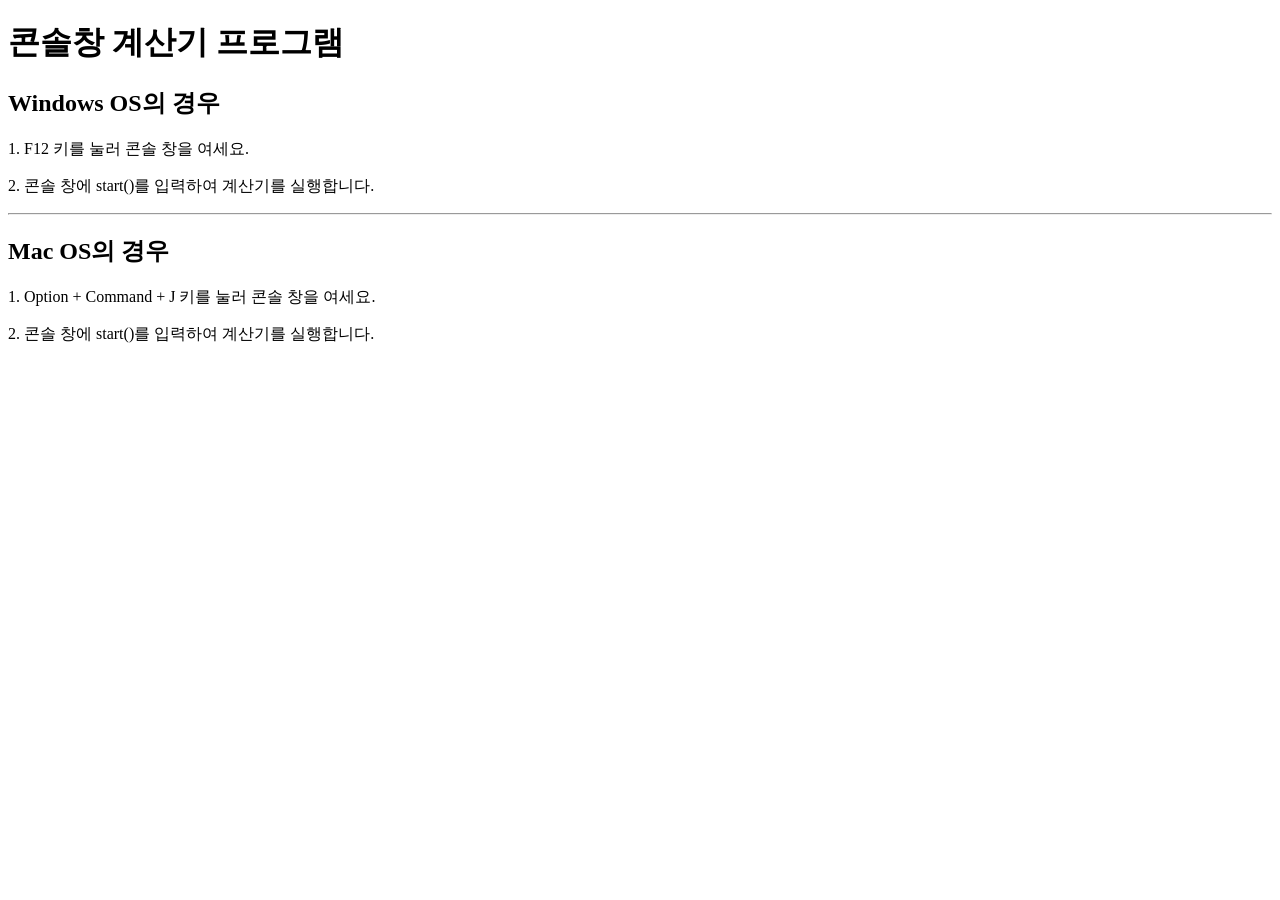
<file: HTML_CSS/day5/index.html>
<!DOCTYPE html>
<html lang="ko">
  <head>
    <meta charset="UTF-8" />
    <meta
      name="viewport"
      content="width=device-width, initial-scale=1.0"
    />
    <title>콘솔창 계산기 프로그램</title>
  </head>

  <body>
    <h1>콘솔창 계산기 프로그램</h1>

    <h2>Windows OS의 경우</h2>
    <p>1. F12 키를 눌러 콘솔 창을 여세요.</p>
    <p>2. 콘솔 창에 start()를 입력하여 계산기를 실행합니다.</p>

    <hr />

    <h2>Mac OS의 경우</h2>
    <p>1. Option + Command + J 키를 눌러 콘솔 창을 여세요.</p>
    <p>2. 콘솔 창에 start()를 입력하여 계산기를 실행합니다.</p>

    <script src="./calculator.js"></script>
  </body>
</html>
</file>
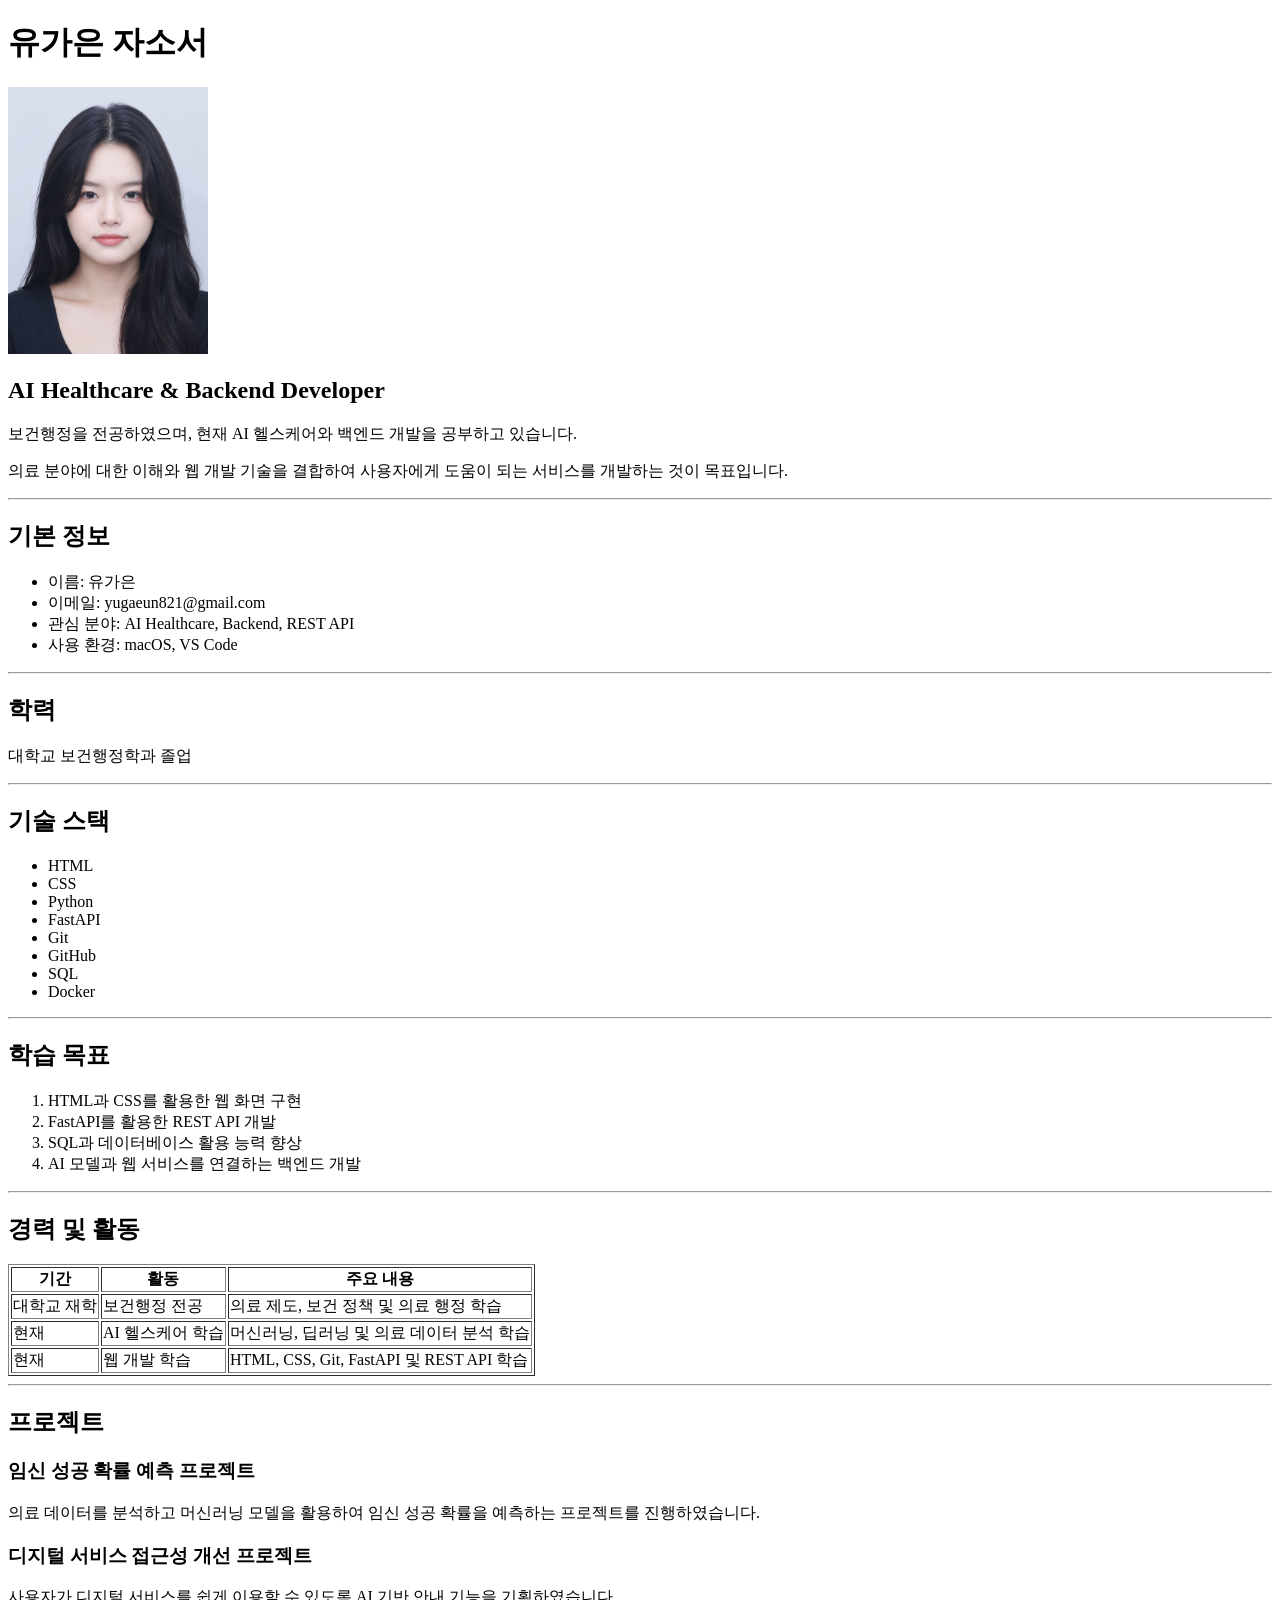
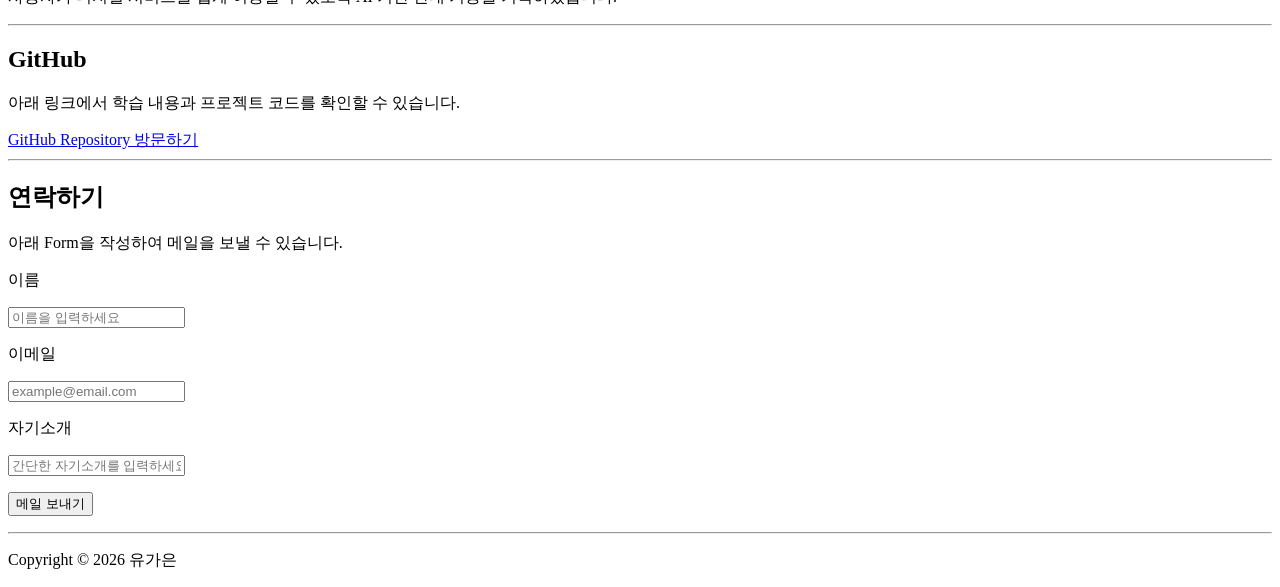
<file: HTML_CSS/day1/resume.html>
<!DOCTYPE html>
<html lang="en">
<head>
    <meta charset="UTF-8">
    <meta name="viewport" content="width=device-width, initial-scale=1.0">
    <title>Document</title>
</head>
<body>
<!-- 이력서 제목 -->
    <h1>유가은 자소서</h1>

    <!-- 프로필 이미지 -->
    <img
        src="./images/IMG_6077.JPG"
        alt="유가은 프로필 사진"
        width="200"
    >

    <h2>AI Healthcare & Backend Developer</h2>

    <p>
        보건행정을 전공하였으며, 현재 AI 헬스케어와
        백엔드 개발을 공부하고 있습니다.
    </p>

    <p>
        의료 분야에 대한 이해와 웹 개발 기술을 결합하여
        사용자에게 도움이 되는 서비스를 개발하는 것이 목표입니다.
    </p>

    <hr>

    <!-- 기본 정보 -->
    <h2>기본 정보</h2>

    <ul>
        <li>이름: 유가은</li>
        <li>이메일: yugaeun821@gmail.com</li>
        <li>관심 분야: AI Healthcare, Backend, REST API</li>
        <li>사용 환경: macOS, VS Code</li>
    </ul>

    <hr>

    <!-- 학력 -->
    <h2>학력</h2>

    <p>
        대학교 보건행정학과 졸업
    </p>

    <hr>

    <!-- 기술 -->
    <h2>기술 스택</h2>

    <ul>
        <li>HTML</li>
        <li>CSS</li>
        <li>Python</li>
        <li>FastAPI</li>
        <li>Git</li>
        <li>GitHub</li>
        <li>SQL</li>
        <li>Docker</li>
    </ul>

    <hr>

    <!-- 학습 목표 -->
    <h2>학습 목표</h2>

    <ol>
        <li>HTML과 CSS를 활용한 웹 화면 구현</li>
        <li>FastAPI를 활용한 REST API 개발</li>
        <li>SQL과 데이터베이스 활용 능력 향상</li>
        <li>AI 모델과 웹 서비스를 연결하는 백엔드 개발</li>
    </ol>

    <hr>

    <!-- 경력 및 활동 테이블 -->
    <h2>경력 및 활동</h2>

    <table border="1">
        <thead>
            <tr>
                <th>기간</th>
                <th>활동</th>
                <th>주요 내용</th>
            </tr>
        </thead>

        <tbody>
            <tr>
                <td>대학교 재학</td>
                <td>보건행정 전공</td>
                <td>의료 제도, 보건 정책 및 의료 행정 학습</td>
            </tr>

            <tr>
                <td>현재</td>
                <td>AI 헬스케어 학습</td>
                <td>머신러닝, 딥러닝 및 의료 데이터 분석 학습</td>
            </tr>

            <tr>
                <td>현재</td>
                <td>웹 개발 학습</td>
                <td>HTML, CSS, Git, FastAPI 및 REST API 학습</td>
            </tr>
        </tbody>
    </table>

    <hr>

    <!-- 프로젝트 -->
    <h2>프로젝트</h2>

    <h3>임신 성공 확률 예측 프로젝트</h3>

    <p>
        의료 데이터를 분석하고 머신러닝 모델을 활용하여
        임신 성공 확률을 예측하는 프로젝트를 진행하였습니다.
    </p>

    <h3>디지털 서비스 접근성 개선 프로젝트</h3>

    <p>
        사용자가 디지털 서비스를 쉽게 이용할 수 있도록
        AI 기반 안내 기능을 기획하였습니다.
    </p>

    <hr>

    <!-- GitHub 링크 -->
    <h2>GitHub</h2>

    <p>
        아래 링크에서 학습 내용과 프로젝트 코드를 확인할 수 있습니다.
    </p>

    <a
        href="https://github.com/a01096607659-ctrl"
        target="_blank"
        rel="noopener noreferrer"
    >
        GitHub Repository 방문하기
    </a>

    <hr>

    <!-- 자기소개 메일 전송 폼 -->
    <h2>연락하기</h2>

    <p>
        아래 Form을 작성하여 메일을 보낼 수 있습니다.
    </p>

    <form
        action="mailto:example@email.com"
        method="post"
        enctype="text/plain"
    >
        <p>
            <label for="sender-name">이름</label>
        </p>

        <input
            id="sender-name"
            name="이름"
            type="text"
            placeholder="이름을 입력하세요"
            required
        >

        <p>
            <label for="sender-email">이메일</label>
        </p>

        <input
            id="sender-email"
            name="이메일"
            type="email"
            placeholder="example@email.com"
            required
        >

        <p>
            <label for="message">자기소개</label>
        </p>

        <input
            id="message"
            name="자기소개"
            type="text"
            placeholder="간단한 자기소개를 입력하세요"
            required
        >

        <p>
            <button type="submit">
                메일 보내기
            </button>
        </p>
    </form>

    <hr>

    <p>
        Copyright © 2026 유가은
    </p>
</body>
</html>
</file>
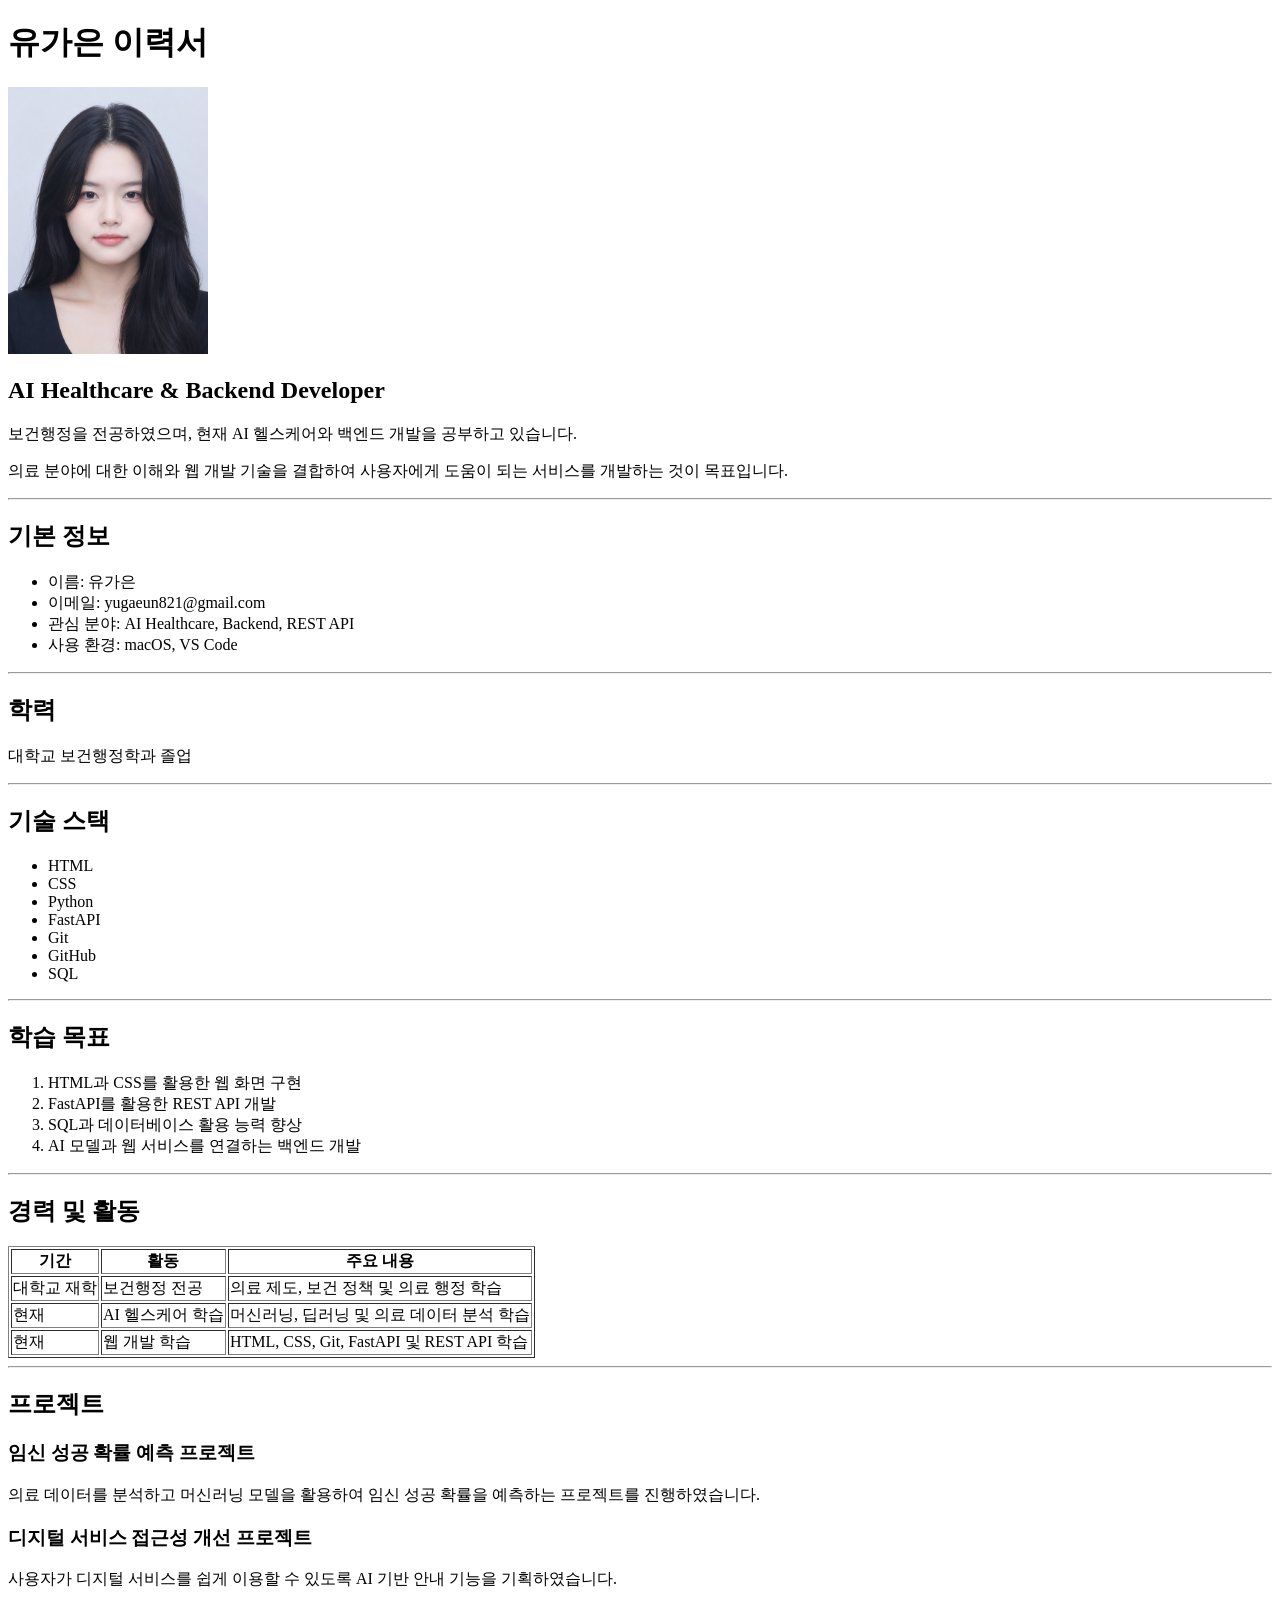
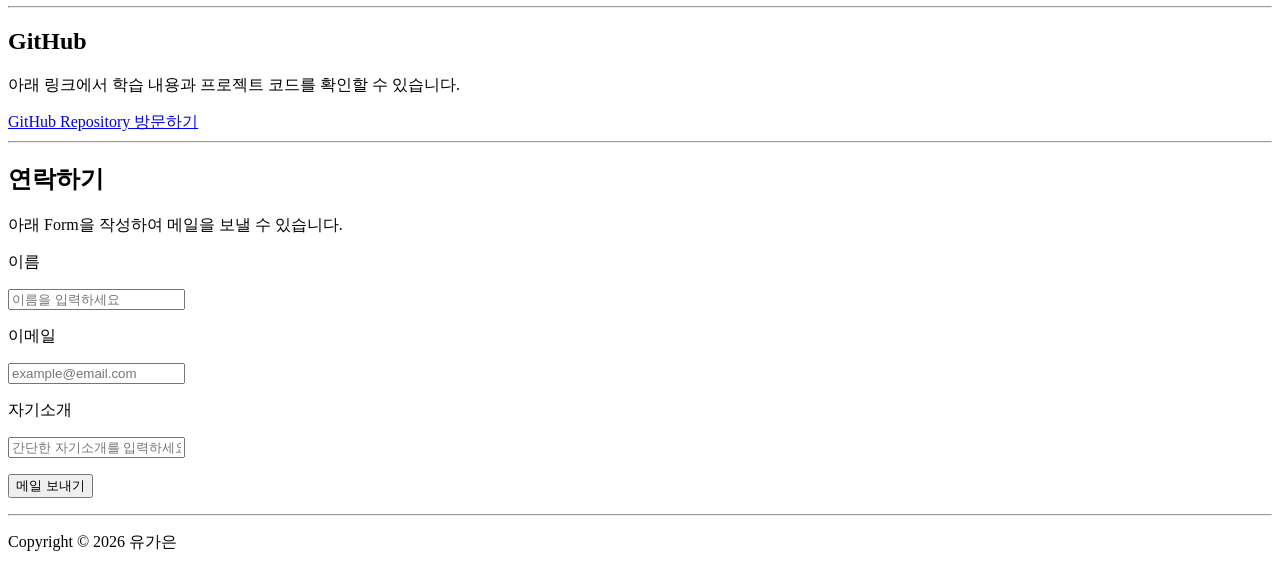
<file: HTML_CSS/day2/resume.html>
<!DOCTYPE html>
<html lang="ko">
<head>
    <meta charset="UTF-8">

    <meta
        name="viewport"
        content="width=device-width, initial-scale=1.0"
    >

    <title>유가은 이력서</title>
</head>

<body>
    <!-- 이력서 제목 -->
    <h1>유가은 이력서</h1>

    <!-- 프로필 이미지 -->
    <img
        src="images/IMG_6077.JPG"
        alt="유가은 프로필 사진"
        width="200"
    >

    <h2>AI Healthcare & Backend Developer</h2>

    <p>
        보건행정을 전공하였으며, 현재 AI 헬스케어와
        백엔드 개발을 공부하고 있습니다.
    </p>

    <p>
        의료 분야에 대한 이해와 웹 개발 기술을 결합하여
        사용자에게 도움이 되는 서비스를 개발하는 것이 목표입니다.
    </p>

    <hr>

    <!-- 기본 정보 -->
    <h2>기본 정보</h2>

    <ul>
        <li>이름: 유가은</li>
        <li>이메일: yugaeun821@gmail.com</li>
        <li>관심 분야: AI Healthcare, Backend, REST API</li>
        <li>사용 환경: macOS, VS Code</li>
    </ul>

    <hr>

    <!-- 학력 -->
    <h2>학력</h2>

    <p>
        대학교 보건행정학과 졸업
    </p>

    <hr>

    <!-- 기술 -->
    <h2>기술 스택</h2>

    <ul>
        <li>HTML</li>
        <li>CSS</li>
        <li>Python</li>
        <li>FastAPI</li>
        <li>Git</li>
        <li>GitHub</li>
        <li>SQL</li>
        
    </ul>

    <hr>

    <!-- 학습 목표 -->
    <h2>학습 목표</h2>

    <ol>
        <li>HTML과 CSS를 활용한 웹 화면 구현</li>
        <li>FastAPI를 활용한 REST API 개발</li>
        <li>SQL과 데이터베이스 활용 능력 향상</li>
        <li>AI 모델과 웹 서비스를 연결하는 백엔드 개발</li>
    </ol>

    <hr>

    <!-- 경력 및 활동 테이블 -->
    <h2>경력 및 활동</h2>

    <table border="1">
        <thead>
            <tr>
                <th>기간</th>
                <th>활동</th>
                <th>주요 내용</th>
            </tr>
        </thead>

        <tbody>
            <tr>
                <td>대학교 재학</td>
                <td>보건행정 전공</td>
                <td>의료 제도, 보건 정책 및 의료 행정 학습</td>
            </tr>

            <tr>
                <td>현재</td>
                <td>AI 헬스케어 학습</td>
                <td>머신러닝, 딥러닝 및 의료 데이터 분석 학습</td>
            </tr>

            <tr>
                <td>현재</td>
                <td>웹 개발 학습</td>
                <td>HTML, CSS, Git, FastAPI 및 REST API 학습</td>
            </tr>
        </tbody>
    </table>

    <hr>

    <!-- 프로젝트 -->
    <h2>프로젝트</h2>

    <h3>임신 성공 확률 예측 프로젝트</h3>

    <p>
        의료 데이터를 분석하고 머신러닝 모델을 활용하여
        임신 성공 확률을 예측하는 프로젝트를 진행하였습니다.
    </p>

    <h3>디지털 서비스 접근성 개선 프로젝트</h3>

    <p>
        사용자가 디지털 서비스를 쉽게 이용할 수 있도록
        AI 기반 안내 기능을 기획하였습니다.
    </p>

    <hr>

    <!-- GitHub 링크 -->
    <h2>GitHub</h2>

    <p>
        아래 링크에서 학습 내용과 프로젝트 코드를 확인할 수 있습니다.
    </p>

    <a
        href="https://github.com/yugaeun821"
        target="_blank"
        rel="noopener noreferrer"
    >
        GitHub Repository 방문하기
    </a>

    <hr>

    <!-- 자기소개 메일 전송 폼 -->
    <h2>연락하기</h2>

    <p>
        아래 Form을 작성하여 메일을 보낼 수 있습니다.
    </p>

    <form
        action="mailto:yugaeun821@gmail.com"
        method="post"
        enctype="text/plain"
    >
        <p>
            <label for="sender-name">이름</label>
        </p>

        <input
            id="sender-name"
            name="이름"
            type="text"
            placeholder="이름을 입력하세요"
            required
        >

        <p>
            <label for="sender-email">이메일</label>
        </p>

        <input
            id="sender-email"
            name="이메일"
            type="email"
            placeholder="example@email.com"
            required
        >

        <p>
            <label for="message">자기소개</label>
        </p>

        <input
            id="message"
            name="자기소개"
            type="text"
            placeholder="간단한 자기소개를 입력하세요"
            required
        >

        <p>
            <button type="submit">
                메일 보내기
            </button>
        </p>
    </form>

    <hr>

    <p>
        Copyright © 2026 유가은
    </p>
</body>
</html>
</file>
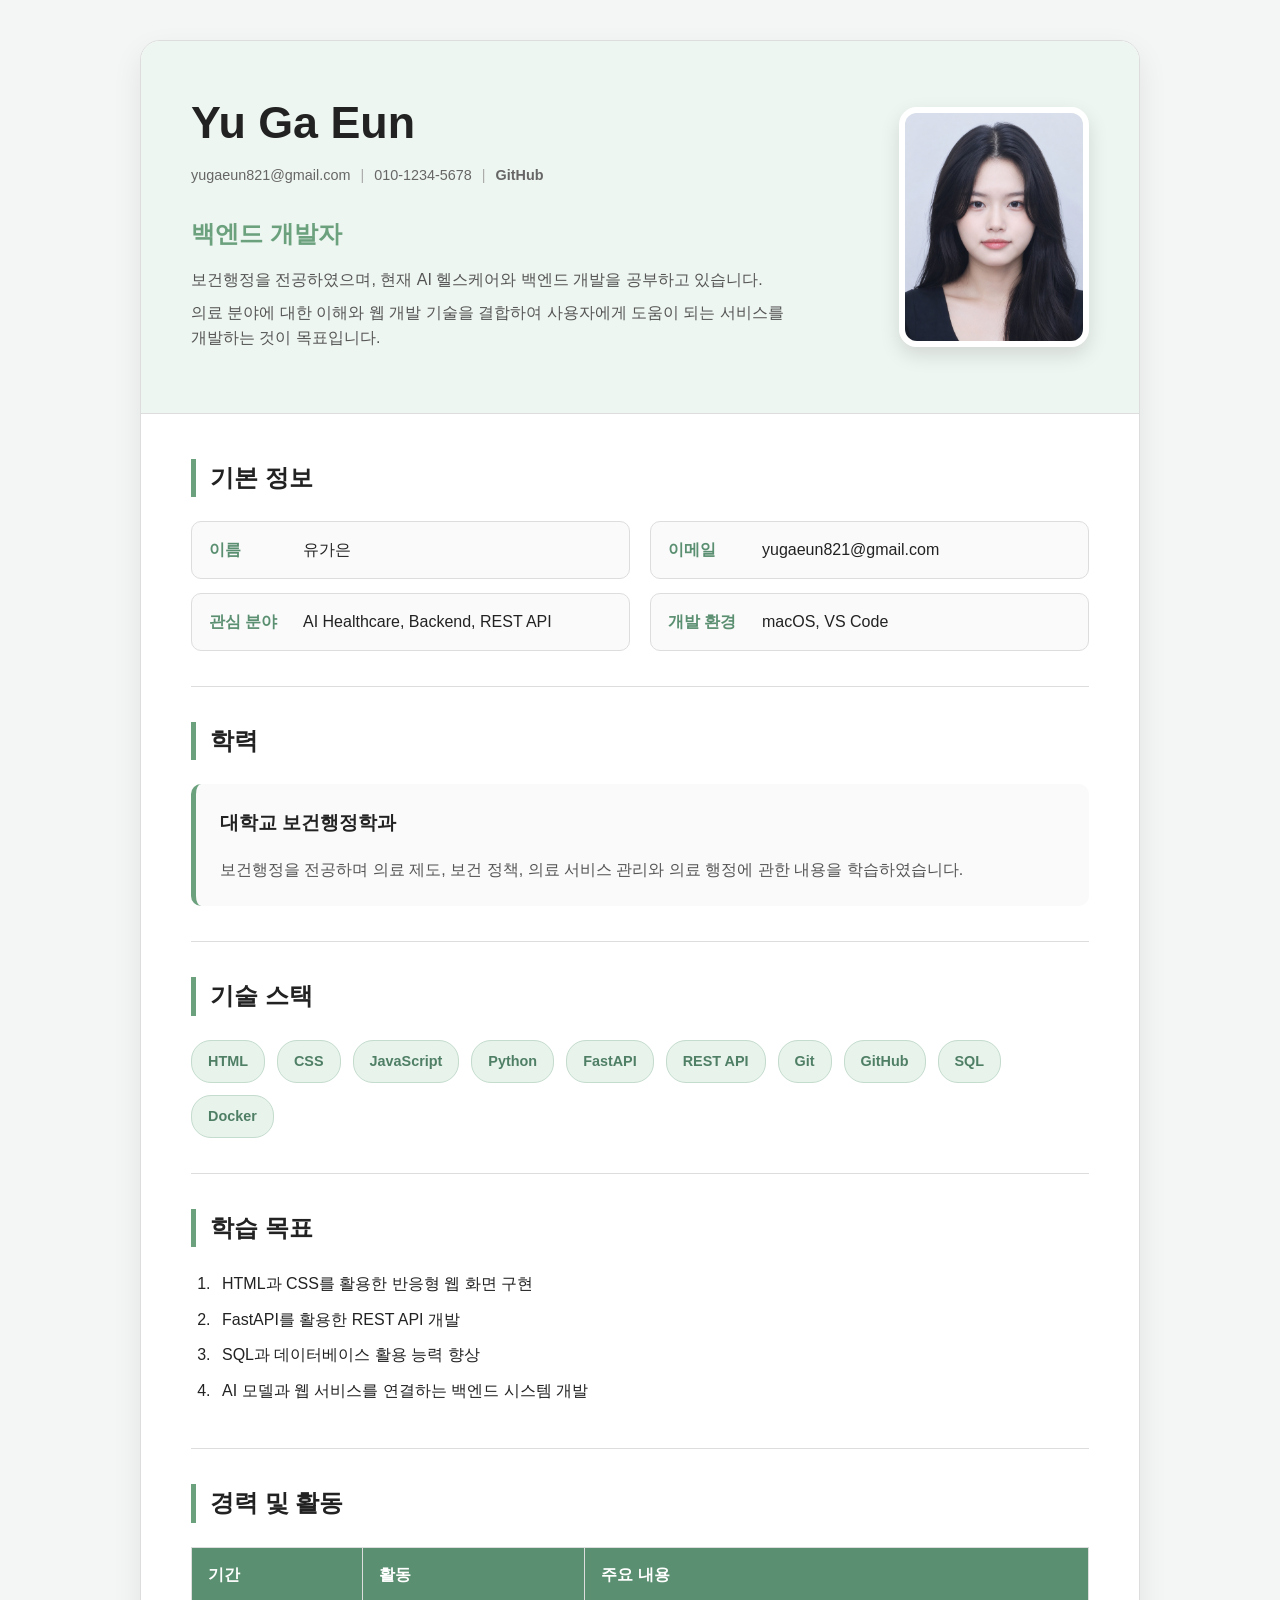
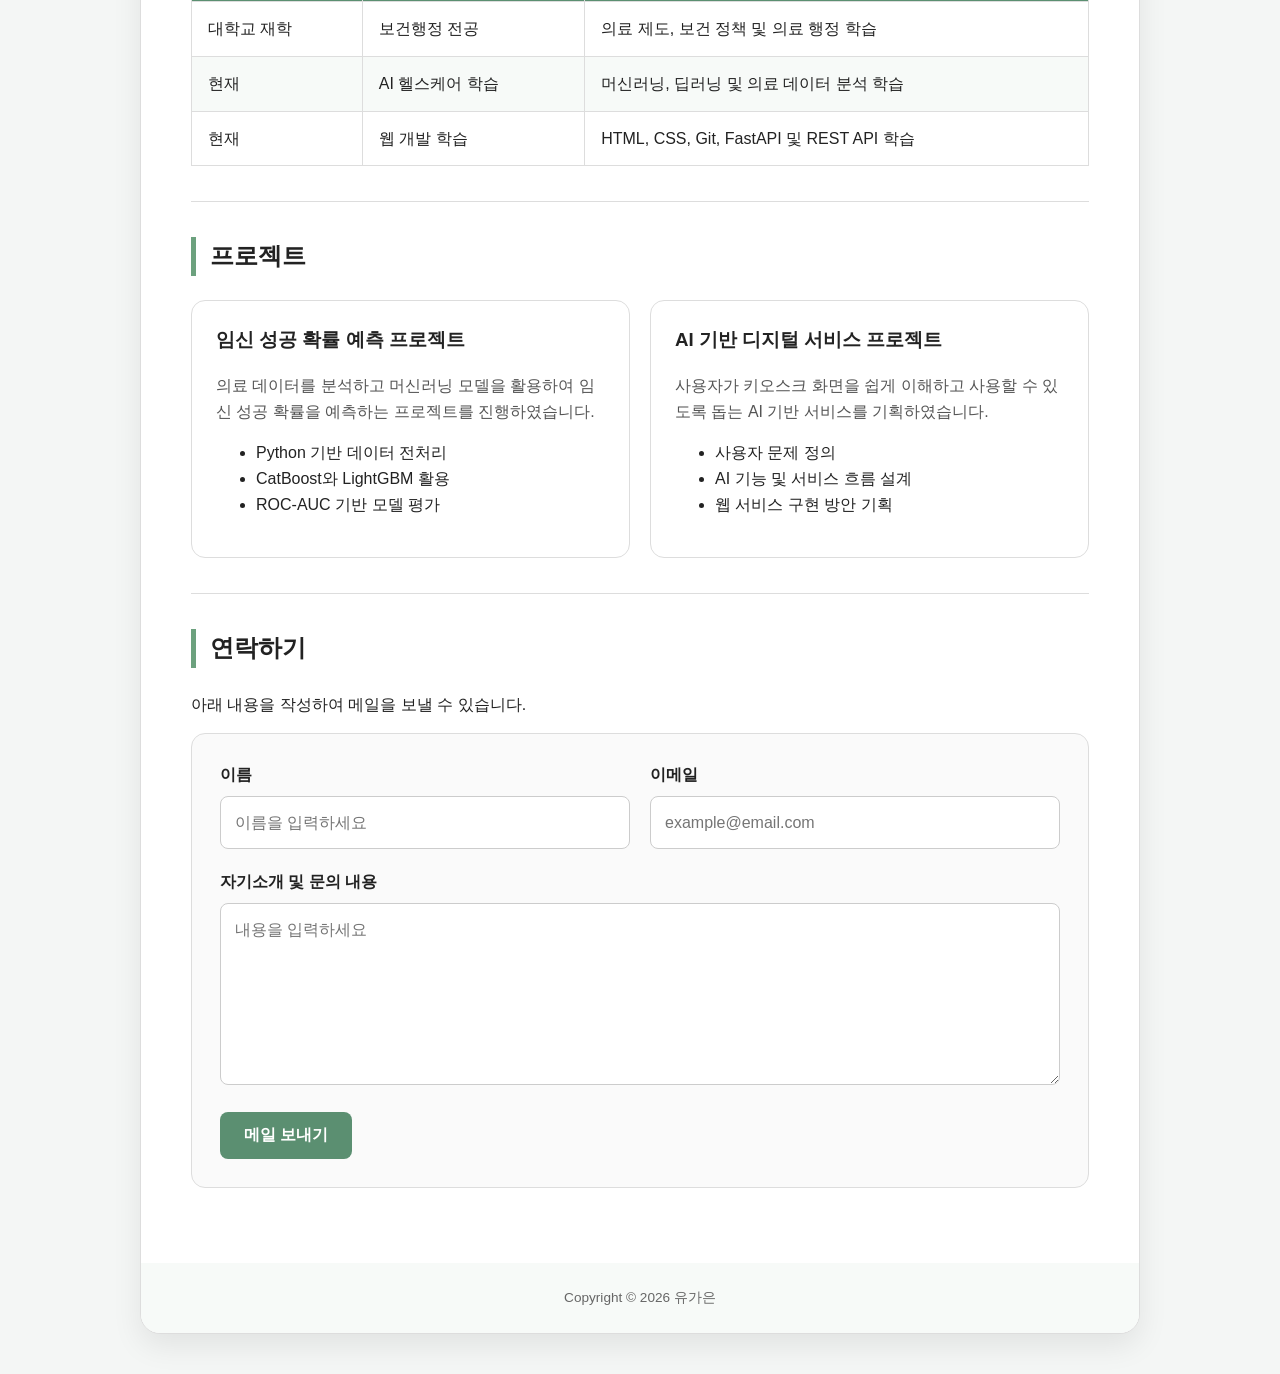
<file: HTML_CSS/day3/resume.html>
<!DOCTYPE html>
<html lang="ko">

<head>
    <meta charset="UTF-8">

    <meta
        name="viewport"
        content="width=device-width, initial-scale=1.0"
    >

    <title>유가은 이력서</title>

    <!-- External CSS -->
    <link
        rel="stylesheet"
        href="./resume_style.css"
    >
</head>

<body>
    <div class="resume-container">

        <!--  
        <a
            href="./resume_en.html"
            id="english"
        >
            영문 이력서
        </a>
        -->
        
        <!-- 이력서 상단 영역 -->
        <header class="profile-header">
            <div class="profile-text">

                <!-- 기존 이름 -->
                <h1 id="name">
                    Yu Ga Eun
                </h1>

                <!-- 기존 연락처 -->
                <div class="contact">
                    <a href="mailto:yugaeun821@gmail.com">
                        yugaeun821@gmail.com
                    </a>

                    <span class="divider">|</span>

                    <a href="tel:01012345678">
                        010-1234-5678
                    </a>

                    <span class="divider">|</span>

                    <a
                        id="github"
                        href="https://github.com/yugaeun821"
                        target="_blank"
                        rel="noopener noreferrer"
                    >
                        GitHub
                    </a>
                </div>

                <!-- 기존 직무 -->
                <p class="job-title">
                    백엔드 개발자
                </p>

                <p class="introduction">
                    보건행정을 전공하였으며, 현재 AI 헬스케어와
                    백엔드 개발을 공부하고 있습니다.
                </p>

                <p class="introduction">
                    의료 분야에 대한 이해와 웹 개발 기술을 결합하여
                    사용자에게 도움이 되는 서비스를 개발하는 것이
                    목표입니다.
                </p>
            </div>

            <!-- 프로필 이미지 -->
            <img
                class="profile-image"
                src="./images/IMG_6077.JPG"
                alt="유가은 프로필 사진"
            >
        </header>

        <!-- 이력서 핵심 내용 -->
        <main>
            <!-- 기본 정보 -->
            <section class="resume-section">
                <h2>기본 정보</h2>

                <ul class="information-list">
                    <li>
                        <strong>이름</strong>
                        <span>유가은</span>
                    </li>

                    <li>
                        <strong>이메일</strong>
                        <span>yugaeun821@gmail.com</span>
                    </li>

                    <li>
                        <strong>관심 분야</strong>
                        <span>
                            AI Healthcare, Backend, REST API
                        </span>
                    </li>

                    <li>
                        <strong>개발 환경</strong>
                        <span>
                            macOS, VS Code
                        </span>
                    </li>
                </ul>
            </section>

            <hr>

            <!-- 학력 -->
            <section class="resume-section">
                <h2>학력</h2>

                <article class="education-card">
                    <h3>대학교 보건행정학과</h3>

                    <p>
                        보건행정을 전공하며 의료 제도, 보건 정책,
                        의료 서비스 관리와 의료 행정에 관한 내용을
                        학습하였습니다.
                    </p>
                </article>
            </section>

            <hr>

            <!-- 기술 스택 -->
            <section class="resume-section">
                <h2>기술 스택</h2>

                <ul class="skill-list">
                    <li>HTML</li>
                    <li>CSS</li>
                    <li>JavaScript</li>
                    <li>Python</li>
                    <li>FastAPI</li>
                    <li>REST API</li>
                    <li>Git</li>
                    <li>GitHub</li>
                    <li>SQL</li>
                    <li>Docker</li>
                </ul>
            </section>

            <hr>

            <!-- 학습 목표 -->
            <section class="resume-section">
                <h2>학습 목표</h2>

                <ol class="goal-list">
                    <li>
                        HTML과 CSS를 활용한 반응형 웹 화면 구현
                    </li>

                    <li>
                        FastAPI를 활용한 REST API 개발
                    </li>

                    <li>
                        SQL과 데이터베이스 활용 능력 향상
                    </li>

                    <li>
                        AI 모델과 웹 서비스를 연결하는
                        백엔드 시스템 개발
                    </li>
                </ol>
            </section>

            <hr>

            <!-- 경력 및 활동 -->
            <section class="resume-section">
                <h2>경력 및 활동</h2>

                <div class="table-wrapper">
                    <table>
                        <thead>
                            <tr>
                                <th>기간</th>
                                <th>활동</th>
                                <th>주요 내용</th>
                            </tr>
                        </thead>

                        <tbody>
                            <tr>
                                <td>대학교 재학</td>
                                <td>보건행정 전공</td>
                                <td>
                                    의료 제도, 보건 정책 및
                                    의료 행정 학습
                                </td>
                            </tr>

                            <tr>
                                <td>현재</td>
                                <td>AI 헬스케어 학습</td>
                                <td>
                                    머신러닝, 딥러닝 및
                                    의료 데이터 분석 학습
                                </td>
                            </tr>

                            <tr>
                                <td>현재</td>
                                <td>웹 개발 학습</td>
                                <td>
                                    HTML, CSS, Git, FastAPI 및
                                    REST API 학습
                                </td>
                            </tr>
                        </tbody>
                    </table>
                </div>
            </section>

            <hr>

            <!-- 프로젝트 -->
            <section class="resume-section">
                <h2>프로젝트</h2>

                <div class="project-container">
                    <article class="project-card">
                        <h3>임신 성공 확률 예측 프로젝트</h3>

                        <p>
                            의료 데이터를 분석하고 머신러닝 모델을
                            활용하여 임신 성공 확률을 예측하는
                            프로젝트를 진행하였습니다.
                        </p>

                        <ul>
                            <li>Python 기반 데이터 전처리</li>
                            <li>CatBoost와 LightGBM 활용</li>
                            <li>ROC-AUC 기반 모델 평가</li>
                        </ul>
                    </article>

                    <article class="project-card">
                        <h3>AI 기반 디지털 서비스 프로젝트</h3>

                        <p>
                            사용자가 키오스크 화면을 쉽게 이해하고
                            사용할 수 있도록 돕는 AI 기반 서비스를
                            기획하였습니다.
                        </p>

                        <ul>
                            <li>사용자 문제 정의</li>
                            <li>AI 기능 및 서비스 흐름 설계</li>
                            <li>웹 서비스 구현 방안 기획</li>
                        </ul>
                    </article>
                </div>
            </section>

            <hr>

            <!-- 연락 Form -->
            <section class="resume-section">
                <h2>연락하기</h2>

                <p>
                    아래 내용을 작성하여 메일을 보낼 수 있습니다.
                </p>

                <form
                    class="contact-form"
                    action="mailto:yugaeun821@gmail.com"
                    method="post"
                    enctype="text/plain"
                >
                    <div class="form-row">
                        <div class="form-group">
                            <label for="sender-name">
                                이름
                            </label>

                            <input
                                id="sender-name"
                                name="name"
                                type="text"
                                placeholder="이름을 입력하세요"
                                required
                            >
                        </div>

                        <div class="form-group">
                            <label for="sender-email">
                                이메일
                            </label>

                            <input
                                id="sender-email"
                                name="email"
                                type="email"
                                placeholder="example@email.com"
                                required
                            >
                        </div>
                    </div>

                    <div class="form-group">
                        <label for="message">
                            자기소개 및 문의 내용
                        </label>

                        <textarea
                            id="message"
                            name="message"
                            rows="6"
                            placeholder="내용을 입력하세요"
                            required
                        ></textarea>
                    </div>

                    <button type="submit">
                        메일 보내기
                    </button>
                </form>
            </section>
        </main>

        <!-- 기존 Copyright -->
        <footer>
            Copyright &#169; 2026 유가은
        </footer>
    </div>
</body>

</html>
</file>
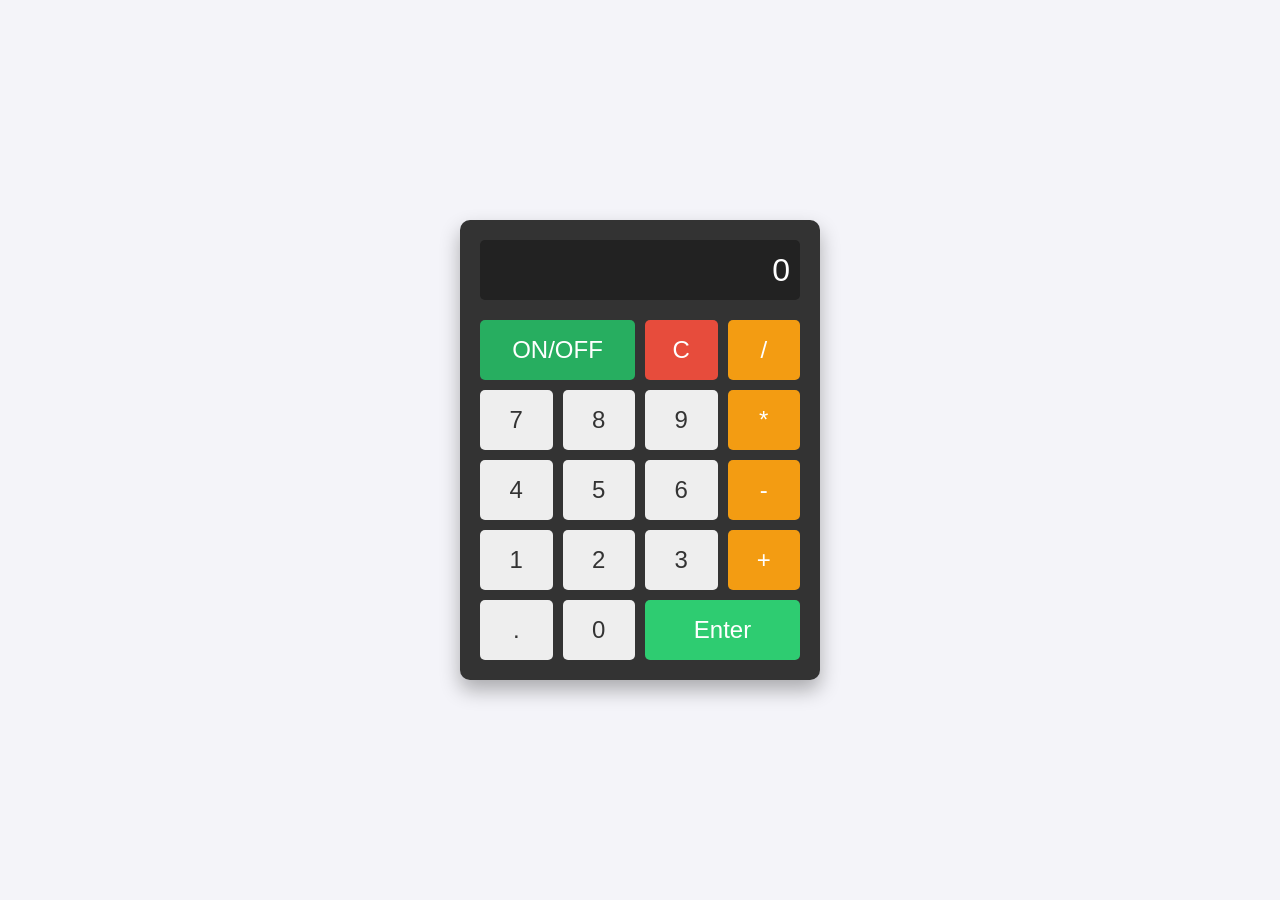
<file: HTML_CSS/day6/calculator.html>
<!DOCTYPE html>
<html lang="ko">
<head>
    <meta charset="UTF-8">
    <meta name="viewport" content="width=device-width, initial-scale=1.0">
    <title>JS 사칙연산 계산기 v2</title>
    <link rel="stylesheet" href="calculator_style.css">
</head>
<body>

<div class="calculator">
    <input type="text" id="display" readonly value="0">
    <div class="buttons">
        <button class="on-off">ON/OFF</button>
        <button class="clear">C</button>
        <button class="operator">/</button>

        <button class="number">7</button>
        <button class="number">8</button>
        <button class="number">9</button>
        <button class="operator">*</button>

        <button class="number">4</button>
        <button class="number">5</button>
        <button class="number">6</button>
        <button class="operator">-</button>

        <button class="number">1</button>
        <button class="number">2</button>
        <button class="number">3</button>
        <button class="operator">+</button>

        <button class="number">.</button>
        <button class="number">0</button>
        <button class="enter">Enter</button>
    </div>
</div>

<script src="calculator.js"></script>
</body>
</html>
</file>
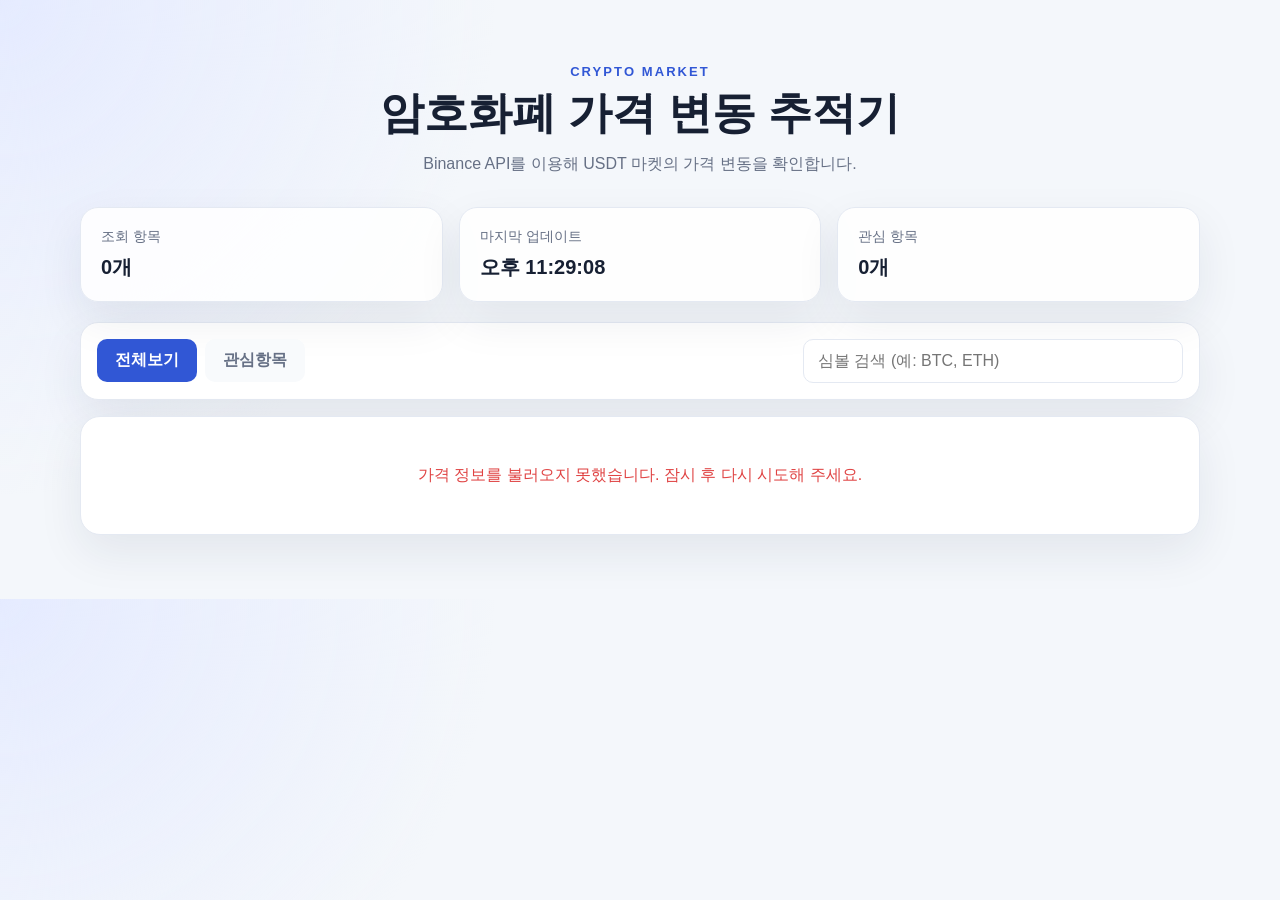
<file: HTML_CSS/day7/cryptocurrency.html>
<!DOCTYPE html>
<html lang="ko">
<head>
    <meta charset="UTF-8">
    <meta name="viewport" content="width=device-width, initial-scale=1.0">

    <title>암호화폐 가격 변동 추적기</title>

    <link rel="stylesheet" href="cryptocurrency_style.css">
</head>
<body>
    <main class="app">
        <header class="app-header">
            <p class="eyebrow">CRYPTO MARKET</p>
            <h1>암호화폐 가격 변동 추적기</h1>
            <p class="description">
                Binance API를 이용해 USDT 마켓의 가격 변동을 확인합니다.
            </p>
        </header>

        <section class="summary" aria-label="시장 정보 요약">
            <div class="summary-card">
                <span>조회 항목</span>
                <strong id="coinCount">0개</strong>
            </div>

            <div class="summary-card">
                <span>마지막 업데이트</span>
                <strong id="updatedAt">대기 중</strong>
            </div>

            <div class="summary-card">
                <span>관심 항목</span>
                <strong id="favoriteCount">0개</strong>
            </div>
        </section>

        <section class="controls" aria-label="암호화폐 검색 및 탭">
            <div class="tabs" role="tablist">
                <button
                    type="button"
                    id="allTab"
                    class="tab-button active"
                    data-tab="all"
                    role="tab"
                    aria-selected="true"
                >
                    전체보기
                </button>

                <button
                    type="button"
                    id="favoriteTab"
                    class="tab-button"
                    data-tab="favorite"
                    role="tab"
                    aria-selected="false"
                >
                    관심항목
                </button>
            </div>

            <label class="search-box">
                <span class="sr-only">암호화폐 심볼 검색</span>
                <input
                    type="search"
                    id="searchInput"
                    placeholder="심볼 검색 (예: BTC, ETH)"
                    autocomplete="off"
                >
            </label>
        </section>

        <section class="market-panel">
            <div id="statusMessage" class="status-message">
                암호화폐 데이터를 불러오는 중입니다.
            </div>

            <div class="table-wrapper">
                <table id="cryptoTable" class="crypto-table" hidden>
                    <thead>
                        <tr>
                            <th scope="col">관심</th>
                            <th scope="col">심볼</th>
                            <th scope="col">현재가</th>
                            <th scope="col">24시간 변동률</th>
                            <th scope="col">최고가</th>
                            <th scope="col">최저가</th>
                        </tr>
                    </thead>

                    <tbody id="cryptoList"></tbody>
                </table>
            </div>
        </section>
    </main>

    <script src="cryptocurrency.js"></script>
</body>
</html>
</file>
<file: HTML_CSS/day3/resume_style.css>
/* 모든 요소에 동일한 Box Model 적용 */
*,
*::before,
*::after {
    box-sizing: border-box;
}

body {
    margin: 0;
    padding: 40px 20px;

    color: #222222;
    background-color: #f4f6f5;

    font-family:
        Arial,
        "Noto Sans KR",
        sans-serif;

    line-height: 1.6;
}

a {
    color: inherit;
    text-decoration: none;
}

a:hover {
    color: #5b8f71;
    text-decoration: underline;
}


/* 전체 이력서 박스 */
.resume-container {
    position: relative;

    width: 100%;
    max-width: 1000px;

    margin: 0 auto;

    background-color: white;

    border: 1px solid #dddddd;
    border-radius: 20px;

    box-shadow:
        0 12px 30px rgba(0, 0, 0, 0.08);

    overflow: hidden;
}


/* 영문 이력서 링크 */
#english {
    position: absolute;
    top: 20px;
    right: 24px;

    z-index: 1;

    padding: 7px 12px;

    color: #4f7f65;
    background-color: white;

    border: 1px solid #cbded2;
    border-radius: 8px;

    font-size: 0.85rem;
}


/* 프로필 상단 영역 */
.profile-header {
    display: flex;

    justify-content: space-between;
    align-items: center;

    gap: 40px;

    padding: 55px 50px;

    background-color: #eef6f1;

    border-bottom: 1px solid #dddddd;
}

.profile-text {
    flex: 1;
}


/* 기존 이름 */
#name {
    margin: 0 0 14px;

    font-size: 2.8rem;
    line-height: 1.2;
}


/* 기존 연락처 */
.contact {
    display: flex;
    flex-wrap: wrap;
    align-items: center;

    gap: 10px;

    margin-bottom: 28px;

    color: #666666;

    font-size: 0.9rem;
}

.divider {
    color: #aaaaaa;
}

#github {
    font-weight: bold;
}


/* 기존 직무 */
.job-title {
    margin: 0 0 14px;

    color: #6ca17e;

    font-size: 1.5rem;
    font-weight: bold;
}

.introduction {
    max-width: 600px;

    margin: 7px 0;

    color: #555555;
}


/* 프로필 이미지 */
.profile-image {
    width: 190px;
    height: 240px;

    object-fit: cover;

    border: 6px solid white;
    border-radius: 18px;

    box-shadow:
        0 8px 20px rgba(0, 0, 0, 0.12);
}


/* 핵심 내용 */
main {
    padding: 10px 50px 40px;
}

.resume-section {
    padding: 35px 0;
}

.resume-section h2 {
    margin: 0 0 24px;

    padding-left: 14px;

    border-left: 5px solid #6ca17e;

    font-size: 1.5rem;
}

.resume-section h3 {
    margin-top: 0;
}

hr {
    margin: 0;

    border: 0;
    border-top: 1px solid #dddddd;
}


/* 기본 정보 */
.information-list {
    display: grid;

    grid-template-columns:
        repeat(2, minmax(0, 1fr));

    gap: 14px 20px;

    margin: 0;
    padding: 0;

    list-style: none;
}

.information-list li {
    display: flex;

    gap: 14px;

    padding: 15px 17px;

    background-color: #fafafa;

    border: 1px solid #dddddd;
    border-radius: 10px;
}

.information-list strong {
    min-width: 80px;

    color: #5b8f71;
}


/* 학력 */
.education-card {
    padding: 24px;

    background-color: #fafafa;

    border-left: 5px solid #6ca17e;
    border-radius: 10px;
}

.education-card p {
    margin-bottom: 0;

    color: #555555;
}


/* 기술 스택 Flexbox */
.skill-list {
    display: flex;
    flex-wrap: wrap;

    gap: 12px;

    margin: 0;
    padding: 0;

    list-style: none;
}

.skill-list li {
    padding: 9px 16px;

    color: #4f7f65;
    background-color: #e8f3ec;

    border: 1px solid #c4dccd;
    border-radius: 20px;

    font-size: 0.9rem;
    font-weight: bold;
}


/* 학습 목표 */
.goal-list {
    margin: 0;
    padding-left: 24px;
}

.goal-list li {
    margin-bottom: 10px;
    padding-left: 7px;
}


/* 테이블 */
.table-wrapper {
    width: 100%;

    overflow-x: auto;
}

table {
    width: 100%;
    min-width: 650px;

    border-collapse: collapse;
}

th,
td {
    padding: 14px 16px;

    border: 1px solid #dddddd;

    text-align: left;
}

th {
    color: white;
    background-color: #5b8f71;
}

tbody tr:nth-child(even) {
    background-color: #f7faf8;
}

tbody tr:hover {
    background-color: #e8f3ec;
}


/* 프로젝트 아이템 정렬 */
.project-container {
    display: flex;

    gap: 20px;
}

.project-card {
    flex: 1;

    padding: 24px;

    border: 1px solid #dddddd;
    border-radius: 14px;

    transition:
        transform 0.2s,
        box-shadow 0.2s;
}

.project-card:hover {
    transform: translateY(-4px);

    box-shadow:
        0 8px 18px rgba(0, 0, 0, 0.08);
}

.project-card p {
    color: #555555;
}


/* Form */
.contact-form {
    padding: 28px;

    background-color: #fafafa;

    border: 1px solid #dddddd;
    border-radius: 14px;
}

.form-row {
    display: flex;

    gap: 20px;
}

.form-group {
    flex: 1;

    margin-bottom: 20px;
}

.form-group label {
    display: block;

    margin-bottom: 8px;

    font-weight: bold;
}

.form-group input,
.form-group textarea {
    width: 100%;

    padding: 13px 14px;

    background-color: white;

    border: 1px solid #cccccc;
    border-radius: 8px;

    font: inherit;
}

.form-group textarea {
    resize: vertical;
}

.form-group input:focus,
.form-group textarea:focus {
    border-color: #5b8f71;

    outline:
        3px solid rgba(91, 143, 113, 0.15);
}

.contact-form button {
    padding: 13px 24px;

    color: white;
    background-color: #5b8f71;

    border: 0;
    border-radius: 8px;

    font-size: 1rem;
    font-weight: bold;

    cursor: pointer;
}

.contact-form button:hover {
    background-color: #416b51;
}

.contact-form button:active {
    transform: scale(0.98);
}


/* Footer */
footer {
    padding: 24px;

    color: #666666;
    background-color: #f7faf8;

    text-align: center;
    font-size: 0.85rem;
}


/* 태블릿 및 모바일 반응형 */
@media (max-width: 768px) {
    body {
        padding: 0;
    }

    .resume-container {
        border: 0;
        border-radius: 0;
        box-shadow: none;
    }

    #english {
        top: 14px;
        right: 14px;
    }

    .profile-header {
        flex-direction: column-reverse;
        align-items: flex-start;

        gap: 25px;

        padding: 70px 24px 35px;
    }

    #name {
        font-size: 2.2rem;
    }

    .profile-image {
        width: 150px;
        height: 190px;
    }

    main {
        padding: 0 24px 30px;
    }

    .information-list {
        grid-template-columns: 1fr;
    }

    .project-container {
        flex-direction: column;
    }

    .form-row {
        flex-direction: column;

        gap: 0;
    }
}


/* 작은 모바일 화면 */
@media (max-width: 480px) {
    .profile-header {
        align-items: center;

        text-align: center;
    }

    .contact {
        flex-direction: column;
        align-items: center;

        gap: 4px;
    }

    .divider {
        display: none;
    }

    .information-list li {
        flex-direction: column;

        gap: 4px;
    }

    .contact-form {
        padding: 20px;
    }

    .contact-form button {
        width: 100%;
    }
}
</file>
<file: HTML_CSS/day6/calculator_style.css>
body {
            display: flex;
            justify-content: center;
            align-items: center;
            height: 100vh;
            background-color: #f4f4f9;
            margin: 0;
            font-family: 'Arial', sans-serif;
}

.calculator {
    background-color: #333;
    padding: 20px;
    border-radius: 10px;
    box-shadow: 0px 10px 20px rgba(0, 0, 0, 0.3);
    width: 320px;
}

#display {
    width: 100%;
    height: 60px;
    background-color: #222;
    color: #fff;
    text-align: right;
    padding: 10px;
    font-size: 2rem;
    border: none;
    border-radius: 5px;
    margin-bottom: 20px;
    box-sizing: border-box;
}

.buttons {
    display: grid;
    grid-template-columns: repeat(4, 1fr);
    gap: 10px;
}

button {
    height: 60px;
    font-size: 1.5rem;
    border: none;
    border-radius: 5px;
    cursor: pointer;
    transition: background-color 0.2s, transform 0.1s;
}

button:active {
    transform: scale(0.95);
}

.number {
    background-color: #eee;
    color: #333;
}

.number:hover {
    background-color: #ddd;
}

.operator {
    background-color: #f39c12;
    color: white;
}

.operator:hover {
    background-color: #e67e22;
}

.enter {
    background-color: #2ecc71;
    color: white;
    grid-column: span 2;
}

.enter:hover {
    background-color: #27ae60;
}

.clear {
    background-color: #e74c3c;
    color: white;
}

.clear:hover {
    background-color: #c0392b;
}

.on-off {
    background-color: #7f8c8d;
    color: white;
    grid-column: span 2;
}

.on-off.on {
    background-color: #27ae60;
}

.on-off:hover {
    background-color: #95a5a6;
}
</file>
<file: HTML_CSS/day7/cryptocurrency_style.css>
* {
    box-sizing: border-box;
}

:root {
    --background: #f4f7fb;
    --surface: #ffffff;
    --surface-soft: #f8fafc;
    --text-main: #172033;
    --text-sub: #667085;
    --border: #e4e9f2;
    --primary: #3157d5;
    --primary-dark: #2445b3;
    --up: #e04444;
    --down: #2286d8;
    --favorite: #f4b400;
    --shadow: 0 18px 45px rgba(28, 39, 62, 0.08);
}

body {
    min-width: 320px;
    margin: 0;
    background:
        radial-gradient(circle at top left, #e5ebff 0, transparent 35%),
        var(--background);
    color: var(--text-main);
    font-family:
        Pretendard,
        "Noto Sans KR",
        -apple-system,
        BlinkMacSystemFont,
        "Segoe UI",
        sans-serif;
}

button,
input {
    font: inherit;
}

button {
    cursor: pointer;
}

.app {
    width: min(1120px, calc(100% - 32px));
    margin: 0 auto;
    padding: 64px 0;
}

.app-header {
    margin-bottom: 32px;
    text-align: center;
}

.eyebrow {
    margin: 0 0 8px;
    color: var(--primary);
    font-size: 13px;
    font-weight: 800;
    letter-spacing: 0.16em;
}

.app-header h1 {
    margin: 0;
    font-size: clamp(28px, 5vw, 44px);
    line-height: 1.2;
}

.description {
    margin: 14px 0 0;
    color: var(--text-sub);
}

.summary {
    display: grid;
    grid-template-columns: repeat(3, 1fr);
    gap: 16px;
    margin-bottom: 20px;
}

.summary-card {
    padding: 20px;
    border: 1px solid var(--border);
    border-radius: 18px;
    background: rgba(255, 255, 255, 0.88);
    box-shadow: var(--shadow);
}

.summary-card span {
    display: block;
    margin-bottom: 8px;
    color: var(--text-sub);
    font-size: 14px;
}

.summary-card strong {
    font-size: 20px;
}

.controls {
    display: flex;
    align-items: center;
    justify-content: space-between;
    gap: 16px;
    margin-bottom: 16px;
    padding: 16px;
    border: 1px solid var(--border);
    border-radius: 18px;
    background: var(--surface);
    box-shadow: var(--shadow);
}

.tabs {
    display: flex;
    gap: 8px;
}

.tab-button {
    padding: 11px 18px;
    border: 0;
    border-radius: 10px;
    background: var(--surface-soft);
    color: var(--text-sub);
    font-weight: 700;
}

.tab-button.active {
    background: var(--primary);
    color: #ffffff;
}

.tab-button:hover {
    background: #e9edfa;
}

.tab-button.active:hover {
    background: var(--primary-dark);
}

.search-box {
    width: min(100%, 380px);
}

.search-box input {
    width: 100%;
    padding: 12px 14px;
    border: 1px solid var(--border);
    border-radius: 10px;
    outline: none;
    color: var(--text-main);
}

.search-box input:focus {
    border-color: var(--primary);
    box-shadow: 0 0 0 3px rgba(49, 87, 213, 0.13);
}

.market-panel {
    overflow: hidden;
    border: 1px solid var(--border);
    border-radius: 20px;
    background: var(--surface);
    box-shadow: var(--shadow);
}

.status-message {
    padding: 48px 20px;
    color: var(--text-sub);
    text-align: center;
}

.status-message.error {
    color: var(--up);
}

.table-wrapper {
    overflow-x: auto;
}

.crypto-table {
    width: 100%;
    border-collapse: collapse;
    white-space: nowrap;
}

.crypto-table th,
.crypto-table td {
    padding: 16px 18px;
    border-bottom: 1px solid var(--border);
    text-align: right;
}

.crypto-table th {
    background: var(--surface-soft);
    color: var(--text-sub);
    font-size: 13px;
}

.crypto-table th:first-child,
.crypto-table td:first-child,
.crypto-table th:nth-child(2),
.crypto-table td:nth-child(2) {
    text-align: left;
}

.crypto-table tbody tr:hover {
    background: #fafbff;
}

.symbol {
    color: #28344c;
    font-weight: 800;
}

.change-rate {
    font-weight: 800;
}

.change-rate.up {
    color: var(--up);
}

.change-rate.down {
    color: var(--down);
}

.favorite-button {
    padding: 4px;
    border: 0;
    background: transparent;
    color: #c8ced9;
    font-size: 22px;
    line-height: 1;
}

.favorite-button.active {
    color: var(--favorite);
}

.empty-row td {
    padding: 48px 20px;
    color: var(--text-sub);
    text-align: center !important;
}

.sr-only {
    position: absolute;
    width: 1px;
    height: 1px;
    padding: 0;
    overflow: hidden;
    clip: rect(0, 0, 0, 0);
    white-space: nowrap;
    border: 0;
}

@media (max-width: 720px) {
    .app {
        width: min(100% - 20px, 1120px);
        padding: 36px 0;
    }

    .summary {
        grid-template-columns: 1fr;
    }

    .controls {
        align-items: stretch;
        flex-direction: column;
    }

    .tabs,
    .search-box {
        width: 100%;
    }

    .tab-button {
        flex: 1;
    }
}
</file>
